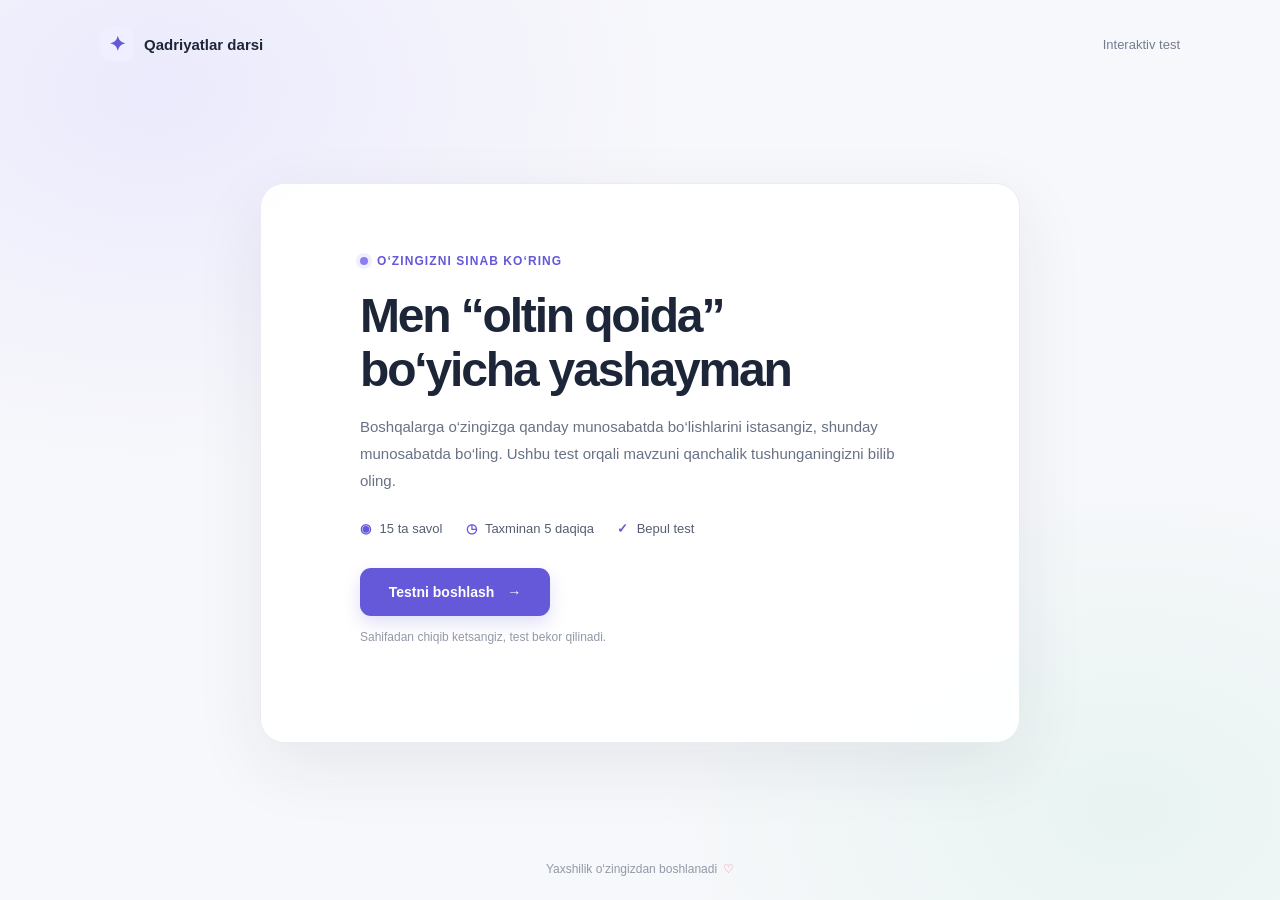
<file: index.html>
<!DOCTYPE html>
<html lang="uz">
<head>
  <meta charset="UTF-8">
  <meta name="viewport" content="width=device-width, initial-scale=1.0">
  <meta name="theme-color" content="#f6f7fb">
  <meta name="description" content="“Oltin qoida” bo‘yicha yashash mavzusida 15 savolli interaktiv test.">
  <title>Oltin qoida — interaktiv test</title>
  <link rel="stylesheet" href="style.css">
  <script src="script.js" defer></script>
</head>
<body>
  <main class="page-shell">
    <header class="site-header">
      <a class="brand" href="#" aria-label="Oltin qoida testining bosh sahifasi">
        <span class="brand-mark" aria-hidden="true">✦</span>
        <span>Qadriyatlar darsi</span>
      </a>
      <span class="header-note">Interaktiv test</span>
    </header>

    <section class="quiz-card" aria-labelledby="page-title">
      <div class="intro-panel" id="intro-panel">
        <div class="eyebrow"><span class="eyebrow-dot"></span> O‘zingizni sinab ko‘ring</div>
        <h1 id="page-title">Men “oltin qoida”<br>bo‘yicha yashayman</h1>
        <p class="intro-copy">Boshqalarga o‘zingizga qanday munosabatda bo‘lishlarini istasangiz, shunday munosabatda bo‘ling. Ushbu test orqali mavzuni qanchalik tushunganingizni bilib oling.</p>
        <div class="test-facts" aria-label="Test haqida">
          <span><span aria-hidden="true">◉</span> 15 ta savol</span>
          <span><span aria-hidden="true">◷</span> Taxminan 5 daqiqa</span>
          <span><span aria-hidden="true">✓</span> Bepul test</span>
        </div>
        <button class="primary-button start-button" id="start-button" type="button">
          Testni boshlash <span aria-hidden="true">→</span>
        </button>
        <p class="privacy-note">Sahifadan chiqib ketsangiz, test bekor qilinadi.</p>
      </div>

      <section class="quiz-panel" id="quiz-panel" aria-labelledby="question-text" hidden>
        <div class="quiz-topline">
          <span class="question-counter" id="question-counter">1 / 15-savol</span>
          <span class="score-counter" id="score-counter">Hisob: 0</span>
        </div>
        <div class="progress-track" role="progressbar" aria-label="Test jarayoni" aria-valuemin="0" aria-valuemax="15" aria-valuenow="0" id="progress-track">
          <span class="progress-fill" id="progress-fill"></span>
        </div>
        <p class="question-category">OLTIN QOIDA</p>
        <h2 id="question-text" tabindex="-1"></h2>
        <div class="answers" id="answers" role="group" aria-labelledby="question-text"></div>
        <p class="feedback" id="feedback" aria-live="polite" hidden></p>
        <div class="quiz-actions">
          <button class="secondary-button" id="back-button" type="button">← Oldingi</button>
          <button class="primary-button next-button" id="next-button" type="button" disabled>Keyingi savol <span aria-hidden="true">→</span></button>
        </div>
      </section>

      <section class="result-panel" id="result-panel" aria-labelledby="result-title" hidden>
        <div class="result-icon" id="result-icon" aria-hidden="true">✦</div>
        <p class="question-category">TEST YAKUNLANDI</p>
        <h2 id="result-title">Ajoyib natija!</h2>
        <p class="result-score" id="result-score"></p>
        <p class="result-message" id="result-message"></p>
        <div class="result-progress" aria-hidden="true"><span id="result-fill"></span></div>
        <button class="primary-button restart-button" id="restart-button" type="button">Qayta ishlash <span aria-hidden="true">↻</span></button>
      </section>
    </section>

    <footer class="site-footer">Yaxshilik o‘zingizdan boshlanadi <span aria-hidden="true">♡</span></footer>
  </main>
</body>
</html>
</file>
<file: style.css>
:root {
  color-scheme: light;
  --ink: #1d2638;
  --muted: #747d8e;
  --purple: #6558d9;
  --purple-dark: #5145c4;
  --purple-soft: #f0efff;
  --line: #e8eaf0;
  --green: #16845f;
  --red: #c34d5c;
}

* {
  box-sizing: border-box;
}

body {
  min-width: 320px;
  min-height: 100vh;
  min-height: 100svh;
  margin: 0;
  background:
    radial-gradient(ellipse at 12% 10%, rgba(223, 219, 255, 0.48), transparent 33%),
    radial-gradient(ellipse at 88% 90%, rgba(220, 240, 233, 0.55), transparent 30%),
    #f7f8fb;
  color: var(--ink);
  font-family: Inter, "Segoe UI", Arial, sans-serif;
  -webkit-font-smoothing: antialiased;
}

button {
  font: inherit;
}

.page-shell {
  width: min(100% - 40px, 1080px);
  min-height: 100vh;
  min-height: 100svh;
  margin: 0 auto;
  display: flex;
  flex-direction: column;
}

.site-header {
  min-height: 88px;
  display: flex;
  align-items: center;
  justify-content: space-between;
}

.brand {
  display: inline-flex;
  gap: 10px;
  align-items: center;
  color: var(--ink);
  font-size: 15px;
  font-weight: 700;
  text-decoration: none;
}

.brand-mark {
  width: 34px;
  height: 34px;
  display: grid;
  place-items: center;
  border-radius: 11px;
  background: var(--purple-soft);
  color: var(--purple);
  font-size: 20px;
}

.header-note {
  color: var(--muted);
  font-size: 13px;
}

.quiz-card {
  width: min(100%, 760px);
  min-height: 560px;
  margin: auto;
  padding: 58px 68px;
  border: 1px solid rgba(232, 234, 240, 0.9);
  border-radius: 24px;
  background: rgba(255, 255, 255, 0.94);
  box-shadow: 0 22px 70px rgba(32, 39, 70, 0.08);
}

.intro-panel {
  max-width: 560px;
  margin: 12px auto 0;
}

.eyebrow {
  display: flex;
  align-items: center;
  gap: 9px;
  color: var(--purple);
  font-size: 12px;
  font-weight: 700;
  letter-spacing: 0.09em;
  text-transform: uppercase;
}

.eyebrow-dot {
  width: 8px;
  height: 8px;
  border-radius: 50%;
  background: #8a7ff0;
  box-shadow: 0 0 0 4px #f1efff;
}

h1 {
  margin: 21px 0 16px;
  font-size: clamp(34px, 5vw, 48px);
  line-height: 1.13;
  letter-spacing: -0.045em;
}

.intro-copy {
  max-width: 535px;
  margin: 0;
  color: #687184;
  font-size: 15px;
  line-height: 1.8;
}

.test-facts {
  display: flex;
  flex-wrap: wrap;
  gap: 12px 23px;
  margin: 27px 0 32px;
  color: #555f71;
  font-size: 13px;
}

.test-facts span span {
  margin-right: 5px;
  color: var(--purple);
  font-weight: 700;
}

.primary-button,
.secondary-button {
  min-height: 48px;
  padding: 0 20px;
  border: 0;
  border-radius: 11px;
  cursor: pointer;
  font-size: 14px;
  font-weight: 700;
  transition: background 150ms ease, transform 150ms ease, box-shadow 150ms ease;
}

.primary-button {
  display: inline-flex;
  align-items: center;
  justify-content: center;
  gap: 13px;
  background: var(--purple);
  color: #fff;
  box-shadow: 0 7px 17px rgba(101, 88, 217, 0.2);
}

.primary-button:hover:not(:disabled) {
  transform: translateY(-1px);
  background: var(--purple-dark);
  box-shadow: 0 9px 20px rgba(101, 88, 217, 0.27);
}

.primary-button:disabled {
  cursor: not-allowed;
  opacity: 0.45;
  box-shadow: none;
}

.start-button {
  min-width: 190px;
}

.privacy-note {
  margin: 14px 0 0;
  color: #9299a7;
  font-size: 12px;
}

.quiz-panel,
.result-panel {
  max-width: 560px;
  margin: 0 auto;
}

.quiz-topline {
  display: flex;
  justify-content: space-between;
  align-items: center;
  color: var(--muted);
  font-size: 13px;
}

.question-counter {
  color: var(--ink);
  font-weight: 700;
}

.score-counter {
  padding: 7px 11px;
  border-radius: 20px;
  background: #f6f5ff;
  color: var(--purple);
  font-weight: 700;
}

.progress-track,
.result-progress {
  height: 7px;
  overflow: hidden;
  border-radius: 10px;
  background: #eeeff4;
}

.progress-track {
  margin: 17px 0 38px;
}

.progress-fill,
.result-progress span {
  height: 100%;
  display: block;
  border-radius: inherit;
  background: linear-gradient(90deg, #8277ed, var(--purple));
  transition: width 220ms ease;
}

.question-category {
  margin: 0 0 12px;
  color: var(--purple);
  font-size: 11px;
  font-weight: 800;
  letter-spacing: 0.12em;
}

h2 {
  margin: 0;
  font-size: 25px;
  line-height: 1.4;
  letter-spacing: -0.025em;
}

.answers {
  display: grid;
  gap: 11px;
  margin-top: 25px;
}

.answer-option {
  width: 100%;
  min-height: 54px;
  display: flex;
  align-items: center;
  gap: 13px;
  padding: 12px 15px;
  border: 1px solid var(--line);
  border-radius: 12px;
  background: #fff;
  color: #3a4354;
  cursor: pointer;
  text-align: left;
  transition: border-color 150ms ease, background 150ms ease;
}

.answer-option:hover:not(:disabled) {
  border-color: #b8b1f5;
  background: #faf9ff;
}

.answer-letter {
  width: 27px;
  height: 27px;
  flex: 0 0 27px;
  display: grid;
  place-items: center;
  border-radius: 8px;
  background: #f2f3f7;
  color: #687184;
  font-size: 12px;
  font-weight: 700;
}

.answer-option.selected {
  border-color: var(--purple);
  background: #f7f6ff;
}

.answer-option.selected .answer-letter {
  background: var(--purple);
  color: #fff;
}

.answer-option.correct {
  border-color: #90d4b9;
  background: #f0faf5;
  color: #176c50;
}

.answer-option.correct .answer-letter {
  background: var(--green);
  color: #fff;
}

.answer-option.incorrect {
  border-color: #e7aab0;
  background: #fff6f6;
  color: #9e3543;
}

.answer-option.incorrect .answer-letter {
  background: var(--red);
  color: #fff;
}

.answer-option:disabled {
  cursor: default;
}

.feedback {
  margin: 13px 0 0;
  color: var(--muted);
  font-size: 13px;
  line-height: 1.55;
}

.feedback.is-correct {
  color: var(--green);
}

.feedback.is-incorrect {
  color: var(--red);
}

.quiz-actions {
  display: flex;
  align-items: center;
  justify-content: space-between;
  gap: 12px;
  margin-top: 27px;
}

.secondary-button {
  border: 1px solid var(--line);
  background: #fff;
  color: #566072;
}

.secondary-button:hover:not(:disabled) {
  background: #f7f8fb;
}

.secondary-button:disabled {
  cursor: not-allowed;
  opacity: 0.4;
}

.result-panel {
  padding-top: 30px;
  text-align: center;
}

.result-icon {
  width: 66px;
  height: 66px;
  display: grid;
  place-items: center;
  margin: 0 auto 22px;
  border-radius: 22px;
  background: var(--purple-soft);
  color: var(--purple);
  font-size: 31px;
}

.result-panel h2 {
  font-size: 32px;
}

.result-score {
  margin: 12px 0 10px;
  color: var(--purple);
  font-size: 20px;
  font-weight: 800;
}

.result-message {
  max-width: 440px;
  margin: 0 auto 23px;
  color: var(--muted);
  font-size: 14px;
  line-height: 1.7;
}

.result-progress {
  margin-bottom: 27px;
}

.restart-button {
  min-width: 180px;
}

.site-footer {
  min-height: 62px;
  display: flex;
  align-items: center;
  justify-content: center;
  gap: 6px;
  color: #9299a7;
  font-size: 12px;
}

.site-footer span {
  color: #e18497;
}

@media (max-width: 600px) {
  .page-shell {
    width: min(100% - 28px, 480px);
  }

  .site-header {
    min-height: 68px;
  }

  .quiz-card {
    min-height: 0;
    margin: 16px auto;
    padding: 30px 20px;
    border-radius: 20px;
  }

  .intro-panel {
    margin-top: 0;
  }

  h1 {
    margin-top: 18px;
    font-size: clamp(30px, 8vw, 40px);
  }

  .intro-copy {
    font-size: 14px;
    line-height: 1.7;
  }

  .test-facts {
    gap: 10px 16px;
    margin: 22px 0 26px;
    font-size: 12px;
  }

  .quiz-panel,
  .result-panel {
    width: 100%;
  }

  .progress-track {
    margin-bottom: 28px;
  }

  h2 {
    font-size: 21px;
  }

  .answer-option {
    gap: 10px;
    padding: 11px 12px;
    font-size: 14px;
  }

  .quiz-actions {
    flex-direction: column-reverse;
    align-items: stretch;
  }

  .quiz-actions button {
    width: 100%;
  }

  .result-panel {
    padding-top: 8px;
  }

  .result-panel h2 {
    font-size: 28px;
  }

  .site-footer {
    min-height: 54px;
    text-align: center;
  }
}

[hidden] {
  display: none !important;
}

button:focus-visible,
a:focus-visible {
  outline: 3px solid rgba(101, 88, 217, 0.35);
  outline-offset: 3px;
}

@media (max-width: 600px) {
  .page-shell {
    width: min(100% - 24px, 520px);
  }

  .site-header {
    min-height: 68px;
  }

  .quiz-card {
    min-height: auto;
    padding: 35px 23px;
    border-radius: 19px;
  }

  .intro-panel {
    margin-top: 4px;
  }

  h1 {
    margin-top: 18px;
    font-size: clamp(32px, 9vw, 42px);
  }

  .intro-copy {
    font-size: 14px;
  }

  .test-facts {
    gap: 10px 14px;
  }

  .progress-track {
    margin-bottom: 28px;
  }

  h2 {
    font-size: 22px;
  }

  .answer-option {
    min-height: 52px;
    font-size: 14px;
  }

  .quiz-actions {
    margin-top: 22px;
  }

  .primary-button,
  .secondary-button {
    padding-right: 14px;
    padding-left: 14px;
    font-size: 13px;
  }
}

@media (max-width: 380px) {
  .page-shell {
    width: min(100% - 20px, 360px);
  }

  .quiz-card {
    padding: 28px 18px;
  }

  h1 {
    font-size: clamp(30px, 8.5vw, 36px);
  }

  .quiz-actions {
    flex-direction: column-reverse;
  }

  .quiz-actions button {
    width: 100%;
  }
}

@media (prefers-reduced-motion: reduce) {
  *,
  *::before,
  *::after {
    scroll-behavior: auto !important;
    transition-duration: 0.01ms !important;
  }
}
</file>
